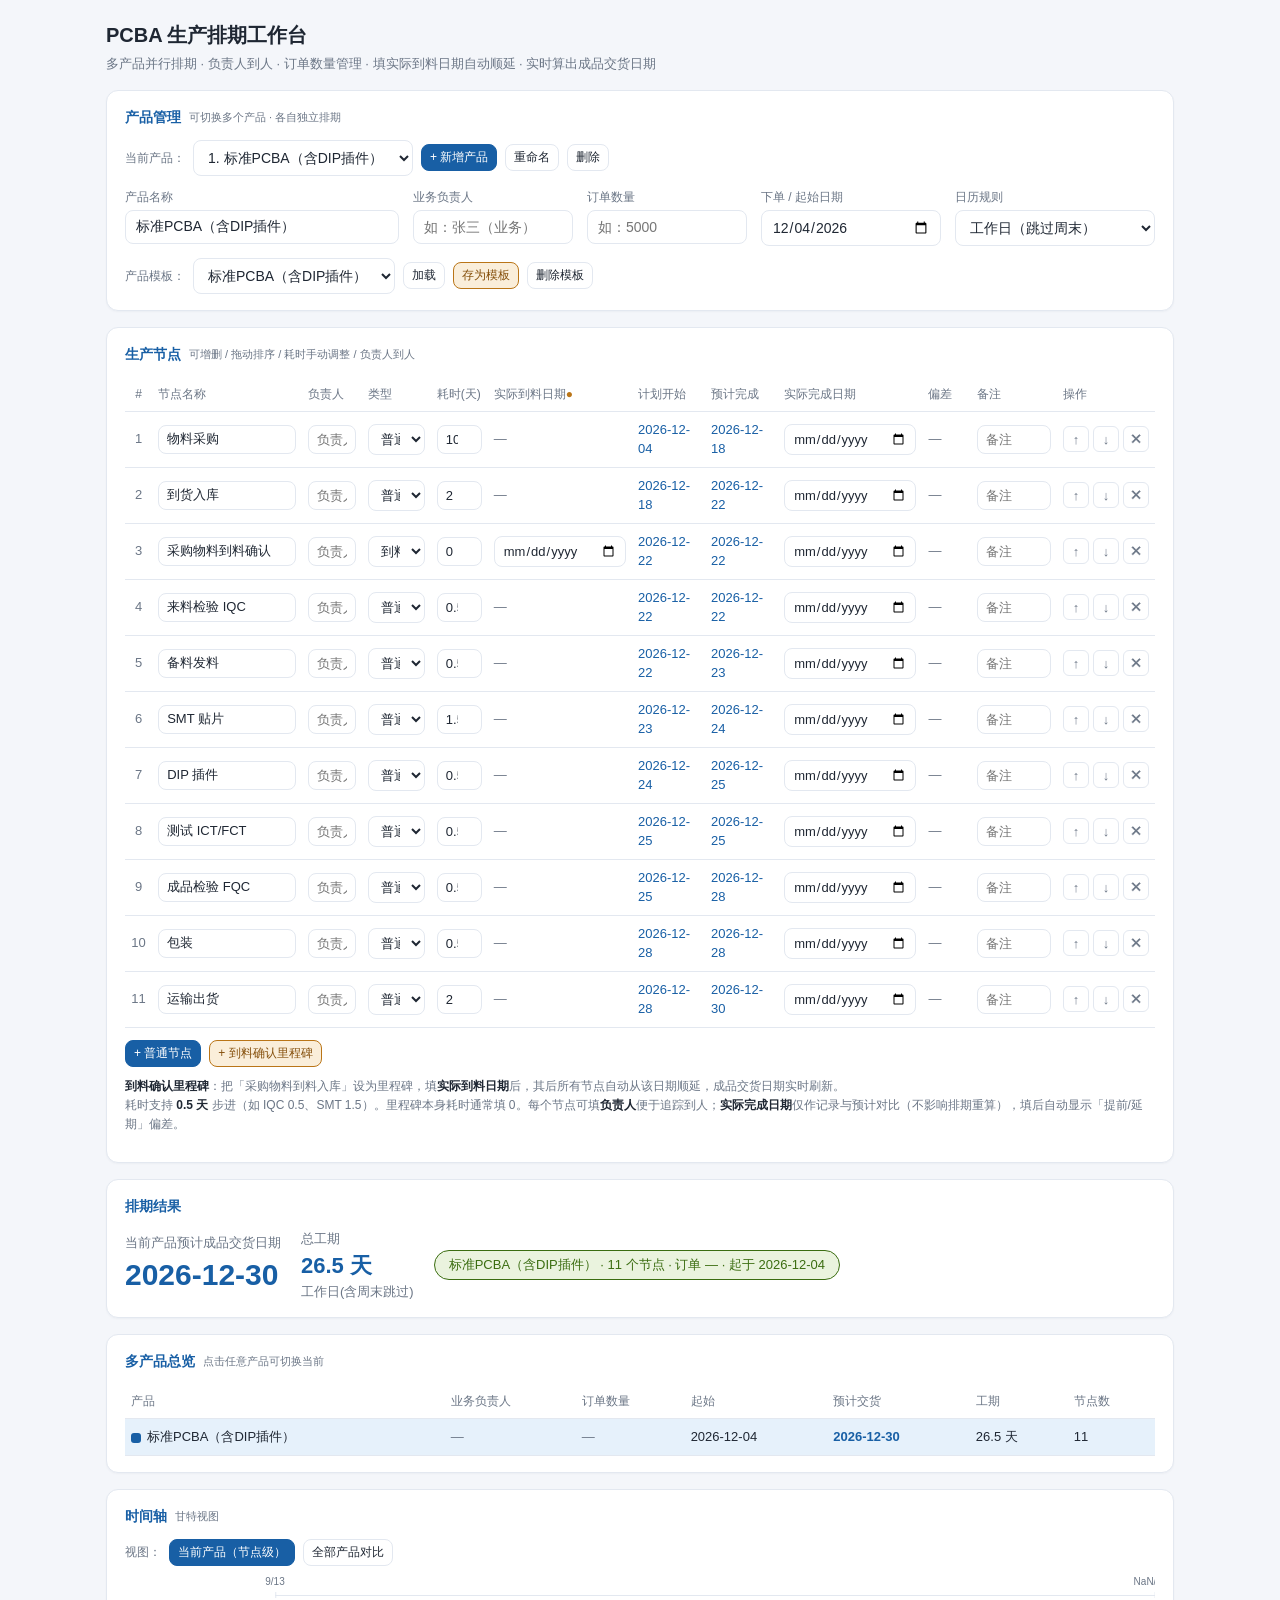
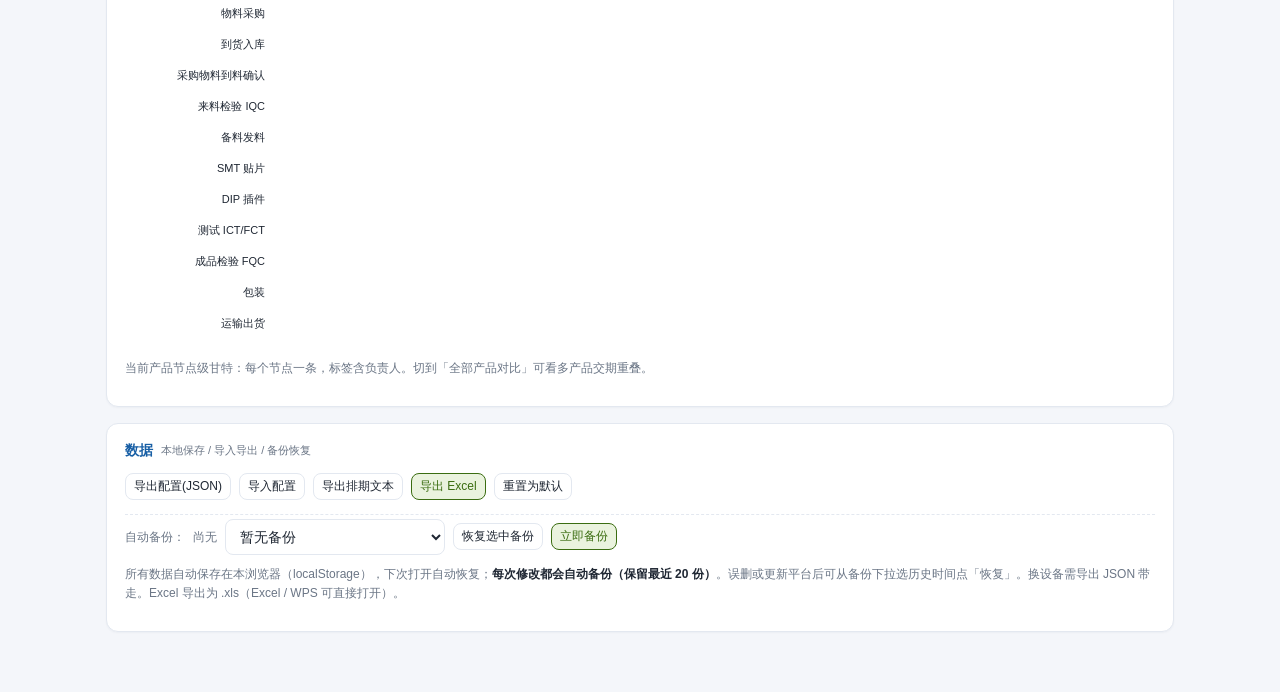
<file: PCBA排期工作台.html>
<!DOCTYPE html>
<html lang="zh-CN">
<head>
<meta charset="UTF-8">
<meta name="viewport" content="width=device-width, initial-scale=1.0">
<title>PCBA 生产排期工作台</title>
<style>
  :root{
    --bg:#F4F6FA; --card:#FFFFFF; --line:#E3E8F0; --text:#1f2733; --muted:#6b7686;
    --blue:#185FA5; --blue50:#E6F1FB; --amber:#BA7517; --amber50:#FAEEDA;
    --green:#3B6D11; --green50:#EAF3DE; --red:#A32D2D; --gray:#888780;
    --radius:12px;
  }
  *{box-sizing:border-box;}
  body{margin:0;font-family:-apple-system,"PingFang SC","Microsoft YaHei",Segoe UI,sans-serif;
    background:var(--bg);color:var(--text);font-size:14px;line-height:1.5;}
  .wrap{max-width:1100px;margin:0 auto;padding:20px 16px 60px;}
  header h1{font-size:20px;margin:0 0 4px;font-weight:600;}
  header p{margin:0;color:var(--muted);font-size:13px;}
  .card{background:var(--card);border:1px solid var(--line);border-radius:var(--radius);
    padding:16px 18px;margin-top:16px;box-shadow:0 1px 2px rgba(20,40,80,.04);}
  .card h2{font-size:14px;margin:0 0 12px;font-weight:600;color:var(--blue);
    display:flex;align-items:center;gap:8px;}
  .card h2 .tag{font-size:11px;font-weight:400;color:var(--muted);}
  .row{display:flex;flex-wrap:wrap;gap:14px;}
  .field{flex:1;min-width:160px;}
  .field label{display:block;font-size:12px;color:var(--muted);margin-bottom:4px;}
  input,select{width:100%;padding:8px 10px;border:1px solid var(--line);border-radius:8px;
    font-size:14px;background:#fff;color:var(--text);font-family:inherit;}
  input:focus,select:focus{outline:none;border-color:var(--blue);box-shadow:0 0 0 2px var(--blue50);}
  .btn{border:1px solid var(--line);background:#fff;color:var(--text);padding:8px 14px;
    border-radius:8px;cursor:pointer;font-size:13px;font-family:inherit;white-space:nowrap;}
  .btn:hover{border-color:var(--blue);color:var(--blue);}
  .btn-primary{background:var(--blue);color:#fff;border-color:var(--blue);}
  .btn-primary:hover{background:#0C447C;color:#fff;}
  .btn-sm{padding:4px 8px;font-size:12px;}
  .btn-amber{background:var(--amber50);border-color:var(--amber);color:#854F0B;}
  .btn-amber:hover{background:#FAC775;color:#412402;}
  .btn-green{background:var(--green50);border-color:var(--green);color:var(--green);}
  .btn-green:hover{background:#D6E8C2;color:var(--green);}
  .toolbar{display:flex;flex-wrap:wrap;gap:8px;margin-top:4px;align-items:center;}
  table{width:100%;border-collapse:collapse;font-size:13px;}
  th,td{padding:8px 6px;text-align:left;border-bottom:1px solid var(--line);vertical-align:middle;}
  th{font-size:12px;color:var(--muted);font-weight:500;}
  td input,td select{padding:6px 8px;font-size:13px;}
  .idx{width:28px;text-align:center;color:var(--muted);}
  .ms-badge{display:inline-block;background:var(--amber50);color:#854F0B;border:1px solid var(--amber);
    border-radius:6px;font-size:11px;padding:1px 6px;}
  .op{display:flex;gap:4px;}
  .op button{border:1px solid var(--line);background:#fff;border-radius:6px;cursor:pointer;
    width:26px;height:26px;font-size:13px;color:var(--muted);line-height:1;}
  .op button:hover{border-color:var(--blue);color:var(--blue);}
  .op .del:hover{border-color:var(--red);color:var(--red);}
  .calc{color:var(--blue);font-weight:500;font-variant-numeric:tabular-nums;}
  .result{display:flex;flex-wrap:wrap;gap:20px;align-items:center;}
  .result .big{font-size:30px;font-weight:600;color:var(--blue);font-variant-numeric:tabular-nums;}
  .result .sub{font-size:13px;color:var(--muted);}
  .result .pill{background:var(--green50);color:var(--green);border:1px solid var(--green);
    border-radius:20px;padding:4px 14px;font-size:13px;font-weight:500;}
  .gantt{overflow-x:auto;padding-bottom:6px;}
  .gantt-grid{position:relative;min-width:720px;}
  .gantt-axis{position:relative;height:22px;border-bottom:1px solid var(--line);margin-bottom:6px;margin-left:150px;}
  .gantt-tick{position:absolute;top:0;font-size:10px;color:var(--muted);transform:translateX(-50%);white-space:nowrap;}
  .gantt-tick::before{content:"";position:absolute;top:18px;left:50%;width:1px;height:6px;background:var(--line);}
  .gantt-bars{position:relative;margin-left:150px;}
  .gbar-row{position:relative;height:26px;margin-bottom:5px;}
  .gbar-label{position:absolute;left:-150px;top:3px;width:144px;font-size:11px;color:var(--text);z-index:3;
    background:rgba(255,255,255,.85);padding-right:4px;overflow:hidden;text-overflow:ellipsis;white-space:nowrap;text-align:right;}
  .gbar{position:absolute;top:4px;height:18px;border-radius:5px;min-width:3px;}
  .gbar.normal{background:var(--blue);}
  .gbar.ms{background:var(--amber);}
  .gbar.ms::after{content:"";position:absolute;right:-5px;top:50%;transform:translateY(-50%) rotate(45deg);
    width:9px;height:9px;background:var(--amber);border-radius:1px;}
  .gbar.done{background:var(--green) !important;}
  .gbar.done::before{content:"✓";position:absolute;left:4px;top:0;font-size:12px;color:#fff;font-weight:700;}
  .diff-early{color:var(--green);font-weight:600;}
  .diff-late{color:var(--red);font-weight:600;}
  .diff-ontime{color:var(--muted);}
  .gantt-view-switch{display:flex;flex-wrap:wrap;gap:8px;align-items:center;margin-bottom:8px;}
  .gantt-view-switch .btn.active{background:var(--blue);color:#fff;border-color:var(--blue);}
  .swatch{display:inline-block;width:10px;height:10px;border-radius:3px;margin-right:6px;vertical-align:middle;}
  .ov-table{width:100%;border-collapse:collapse;font-size:13px;}
  .ov-table th,.ov-table td{padding:8px 6px;border-bottom:1px solid var(--line);text-align:left;}
  .ov-table th{font-size:12px;color:var(--muted);font-weight:500;}
  .ov-table tr{cursor:pointer;}
  .ov-table tr:hover{background:var(--blue50);}
  .ov-table tr.active{background:var(--blue50);}
  .hint{font-size:12px;color:var(--muted);margin-top:10px;line-height:1.6;}
  .hint b{color:var(--text);font-weight:600;}
  .toast{position:fixed;bottom:24px;left:50%;transform:translateX(-50%);background:#1f2733;color:#fff;
    padding:10px 18px;border-radius:8px;font-size:13px;opacity:0;pointer-events:none;transition:opacity .25s;z-index:50;}
  .toast.show{opacity:1;}
  .sep{border-top:1px dashed var(--line);margin:14px 0 4px;}
  @media(max-width:640px){.field{min-width:120px;}.gbar-label{max-width:90px;}}
</style>
</head>
<body>
<div class="wrap">
  <header>
    <h1>PCBA 生产排期工作台</h1>
    <p>多产品并行排期 · 负责人到人 · 订单数量管理 · 填实际到料日期自动顺延 · 实时算出成品交货日期</p>
  </header>

  <div class="card">
    <h2>产品管理 <span class="tag">可切换多个产品 · 各自独立排期</span></h2>
    <div class="toolbar" style="margin-bottom:12px;">
      <label style="font-size:12px;color:var(--muted);margin:0;">当前产品：</label>
      <select id="productSelect" style="width:auto;min-width:220px;"></select>
      <button class="btn btn-sm btn-primary" id="addProduct">+ 新增产品</button>
      <button class="btn btn-sm" id="renameProduct">重命名</button>
      <button class="btn btn-sm" id="delProduct">删除</button>
    </div>
    <div class="row">
      <div class="field" style="min-width:200px;">
        <label>产品名称</label>
        <input id="product" type="text" placeholder="如：智能手表主板 V2">
      </div>
      <div class="field" style="max-width:160px;">
        <label>业务负责人</label>
        <input id="owner" type="text" placeholder="如：张三（业务）">
      </div>
      <div class="field" style="max-width:140px;">
        <label>订单数量</label>
        <input id="qty" type="number" min="0" step="1" placeholder="如：5000">
      </div>
      <div class="field" style="max-width:180px;">
        <label>下单 / 起始日期</label>
        <input id="startDate" type="date">
      </div>
      <div class="field" style="max-width:200px;">
        <label>日历规则</label>
        <select id="mode">
          <option value="workday">工作日（跳过周末）</option>
          <option value="natural">自然日（连续）</option>
        </select>
      </div>
    </div>
    <div class="toolbar" style="margin-top:12px;">
      <label style="font-size:12px;color:var(--muted);margin:0;">产品模板：</label>
      <select id="tplSelect" style="width:auto;min-width:200px;"></select>
      <button class="btn btn-sm" id="loadTpl">加载</button>
      <button class="btn btn-sm btn-amber" id="saveTpl">存为模板</button>
      <button class="btn btn-sm" id="delTpl">删除模板</button>
    </div>
  </div>

  <div class="card">
    <h2>生产节点 <span class="tag">可增删 / 拖动排序 / 耗时手动调整 / 负责人到人</span></h2>
    <div style="overflow-x:auto;">
    <table id="nodeTable">
      <thead>
        <tr>
          <th class="idx">#</th>
          <th style="min-width:150px;">节点名称</th>
          <th style="width:100px;">负责人</th>
          <th style="width:120px;">类型</th>
          <th style="width:90px;">耗时(天)</th>
          <th style="width:150px;">实际到料日期<span style="color:var(--amber);">●</span></th>
          <th style="width:110px;">计划开始</th>
          <th style="width:110px;">预计完成</th>
          <th style="width:150px;">实际完成日期</th>
          <th style="width:80px;">偏差</th>
          <th style="width:160px;">备注</th>
          <th style="width:90px;">操作</th>
        </tr>
      </thead>
      <tbody id="nodeBody"></tbody>
    </table>
    </div>
    <div class="toolbar" style="margin-top:12px;">
      <button class="btn btn-primary btn-sm" id="addNormal">+ 普通节点</button>
      <button class="btn btn-amber btn-sm" id="addMs">+ 到料确认里程碑</button>
    </div>
    <p class="hint">
      <b>到料确认里程碑</b>：把「采购物料到料入库」设为里程碑，填<b>实际到料日期</b>后，其后所有节点自动从该日期顺延，成品交货日期实时刷新。<br>
      耗时支持 <b>0.5 天</b> 步进（如 IQC 0.5、SMT 1.5）。里程碑本身耗时通常填 0。每个节点可填<b>负责人</b>便于追踪到人；<b>实际完成日期</b>仅作记录与预计对比（不影响排期重算），填后自动显示「提前/延期」偏差。
    </p>
  </div>

  <div class="card">
    <h2>排期结果</h2>
    <div class="result">
      <div>
        <div class="sub">当前产品预计成品交货日期</div>
        <div class="big" id="finalDate">—</div>
      </div>
      <div>
        <div class="sub">总工期</div>
        <div class="big" id="totalDays" style="font-size:22px;">—</div>
        <div class="sub" id="totalMode"></div>
      </div>
      <div class="pill" id="summary">—</div>
    </div>
  </div>

  <div class="card">
    <h2>多产品总览 <span class="tag">点击任意产品可切换当前</span></h2>
    <div style="overflow-x:auto;">
      <table class="ov-table">
        <thead>
          <tr>
            <th>产品</th>
            <th>业务负责人</th>
            <th>订单数量</th>
            <th>起始</th>
            <th>预计交货</th>
            <th>工期</th>
            <th>节点数</th>
          </tr>
        </thead>
        <tbody id="overviewBody"></tbody>
      </table>
    </div>
  </div>

  <div class="card">
    <h2>时间轴 <span class="tag">甘特视图</span></h2>
    <div class="gantt-view-switch">
      <span style="font-size:12px;color:var(--muted);">视图：</span>
      <button class="btn btn-sm active" id="ganttCurrent">当前产品（节点级）</button>
      <button class="btn btn-sm" id="ganttAll">全部产品对比</button>
    </div>
    <div class="gantt">
      <div class="gantt-grid" id="gantt">
        <div class="gantt-axis" id="ganttAxis"></div>
        <div class="gantt-bars" id="ganttBars"></div>
      </div>
    </div>
    <p class="hint" id="ganttHint"></p>
  </div>

  <div class="card">
    <h2>数据 <span class="tag">本地保存 / 导入导出 / 备份恢复</span></h2>
    <div class="toolbar">
      <button class="btn btn-sm" id="exportJson">导出配置(JSON)</button>
      <button class="btn btn-sm" id="importJson">导入配置</button>
      <input type="file" id="fileInput" accept=".json" style="display:none;">
      <button class="btn btn-sm" id="exportText">导出排期文本</button>
      <button class="btn btn-sm btn-green" id="exportExcel">导出 Excel</button>
      <button class="btn btn-sm" id="reset">重置为默认</button>
    </div>
    <div class="sep"></div>
    <div class="toolbar">
      <label style="font-size:12px;color:var(--muted);margin:0;">自动备份：</label>
      <span id="backupInfo" style="font-size:12px;color:var(--muted);"></span>
      <select id="backupSelect" style="width:auto;min-width:220px;"></select>
      <button class="btn btn-sm" id="restoreBackup">恢复选中备份</button>
      <button class="btn btn-sm btn-green" id="manualBackup">立即备份</button>
    </div>
    <p class="hint">所有数据自动保存在本浏览器（localStorage），下次打开自动恢复；<b>每次修改都会自动备份（保留最近 20 份）</b>。误删或更新平台后可从备份下拉选历史时间点「恢复」。换设备需导出 JSON 带走。Excel 导出为 .xls（Excel / WPS 可直接打开）。</p>
  </div>
</div>

<div class="toast" id="toast"></div>

<script>
(function(){
  "use strict";
  var DAY = 24*3600*1000;
  var LS_STATE = "pcba_scheduler_v2";
  var LS_TPL = "pcba_templates_v1";
  var LS_BACKUP = "pcba_backups_v1";
  var MAX_BACKUP = 20;
  var PALETTE = ["#185FA5","#BA7517","#3B6D11","#A32D2D","#6F42C1","#0E8C8C","#C2410C","#9333EA"];
  var GANT_VIEW = "current"; // "current" | "all"

  function todayStr(){
    var d = new Date();
    return fmt(d);
  }
  function fmt(d){
    var y=d.getFullYear(), m=d.getMonth()+1, day=d.getDate();
    return y+"-"+(m<10?"0"+m:m)+"-"+(day<10?"0"+day:day);
  }
  function parse(s){
    if(!s) return null;
    var p = s.split("-");
    return new Date(+p[0], +p[1]-1, +p[2]);
  }
  function isWeekend(d){ var w=d.getDay(); return w===0||w===6; }
  function startOfDay(d){ return new Date(d.getFullYear(),d.getMonth(),d.getDate()); }
  function maxDate(a,b){ return a>b?a:b; }
  function colorOf(i){ return PALETTE[i % PALETTE.length]; }

  // advance by duration (days, 0.5 granularity) from a date; workday mode skips weekends
  function advance(start, dur, workday){
    var n = new Date(start.getTime());
    var half = Math.round(dur*2); // number of half-days
    for(var i=0;i<half;i++){
      n = new Date(n.getTime() + 12*3600*1000);
      if(workday){
        while(isWeekend(n)){ n = startOfDay(n); n = new Date(n.getTime()+DAY); }
      }
    }
    return n;
  }

  var defaultTemplates = {
    "标准PCBA（含DIP插件）":[
      {name:"物料采购",type:"normal",duration:10},
      {name:"到货入库",type:"normal",duration:2},
      {name:"采购物料到料确认",type:"milestone",duration:0,actual:""},
      {name:"来料检验 IQC",type:"normal",duration:0.5},
      {name:"备料发料",type:"normal",duration:0.5},
      {name:"SMT 贴片",type:"normal",duration:1.5},
      {name:"DIP 插件",type:"normal",duration:0.5},
      {name:"测试 ICT/FCT",type:"normal",duration:0.5},
      {name:"成品检验 FQC",type:"normal",duration:0.5},
      {name:"包装",type:"normal",duration:0.5},
      {name:"运输出货",type:"normal",duration:2}
    ],
    "全SMT小板":[
      {name:"物料采购",type:"normal",duration:7},
      {name:"到货入库",type:"normal",duration:1},
      {name:"采购物料到料确认",type:"milestone",duration:0,actual:""},
      {name:"来料检验 IQC",type:"normal",duration:0.5},
      {name:"备料发料",type:"normal",duration:0.5},
      {name:"SMT 贴片",type:"normal",duration:1},
      {name:"测试 FCT",type:"normal",duration:0.5},
      {name:"成品检验 FQC",type:"normal",duration:0.5},
      {name:"包装",type:"normal",duration:0.5},
      {name:"运输出货",type:"normal",duration:1}
    ],
    "复杂板（含烧录组装）":[
      {name:"物料采购",type:"normal",duration:15},
      {name:"到货入库",type:"normal",duration:2},
      {name:"采购物料到料确认",type:"milestone",duration:0,actual:""},
      {name:"来料检验 IQC",type:"normal",duration:0.5},
      {name:"备料发料",type:"normal",duration:0.5},
      {name:"SMT 贴片",type:"normal",duration:2},
      {name:"DIP 插件",type:"normal",duration:1},
      {name:"测试 ICT/FCT",type:"normal",duration:1},
      {name:"软件烧录",type:"normal",duration:0.5},
      {name:"组装",type:"normal",duration:0.5},
      {name:"成品检验 FQC",type:"normal",duration:0.5},
      {name:"包装",type:"normal",duration:0.5},
      {name:"运输出货",type:"normal",duration:3}
    ]
  };

  function loadTemplates(){
    var raw = localStorage.getItem(LS_TPL);
    var t = {};
    if(raw){ try{ t = JSON.parse(raw); }catch(e){ t={}; } }
    for(var k in defaultTemplates){ if(!(k in t)) t[k]=defaultTemplates[k]; }
    return t;
  }
  function saveTemplates(t){ localStorage.setItem(LS_TPL, JSON.stringify(t)); }

  var uid = 1;
  function nextId(){ return Date.now()+ (uid++); }

  function nodesFromTpl(tpl){
    return tpl.map(function(n,i){
      return {id:i+1, name:n.name, type:n.type, duration:n.duration, actual:n.actual||"", actualDone:"", remark:"", owner:""};
    });
  }

  // ---- normalization: fill missing fields so old/partial data always works ----
  function normalizeNode(n){
    n = n || {};
    return {
      id: (n.id!==undefined && n.id!==null) ? n.id : nextId(),
      name: n.name || "节点",
      type: n.type==="milestone" ? "milestone" : "normal",
      duration: (typeof n.duration==="number") ? n.duration : (parseFloat(n.duration)||0),
      actual: n.actual || "",
      actualDone: n.actualDone || "",
      remark: n.remark || "",
      owner: n.owner || ""
    };
  }
  function normalizeProduct(p){
    p = p || {};
    return {
      id: (p.id!==undefined && p.id!==null) ? p.id : nextId(),
      name: p.name || p.product || "未命名产品",
      owner: p.owner || "",
      qty: (p.qty!==undefined && p.qty!==null && p.qty!=="") ? p.qty : "",
      startDate: p.startDate || todayStr(),
      mode: p.mode==="natural" ? "natural" : "workday",
      nodes: (p.nodes || []).map(normalizeNode)
    };
  }

  function defaultProducts(){
    return [{
      id: nextId(),
      name:"标准PCBA（含DIP插件）",
      owner:"",
      qty:"",
      startDate: todayStr(),
      mode:"workday",
      nodes: nodesFromTpl(defaultTemplates["标准PCBA（含DIP插件）"])
    }];
  }

  function loadProducts(){
    var raw = localStorage.getItem(LS_STATE);
    if(raw){ try{
      var s = JSON.parse(raw);
      if(Array.isArray(s) && s.length){ return s.map(normalizeProduct); }
      if(s && (s.nodes || s.product)){ return [normalizeProduct(s)]; }
    }catch(e){} }
    return defaultProducts();
  }
  function saveProducts(){
    localStorage.setItem(LS_STATE, JSON.stringify(products));
    backupNow(false);
  }

  var products = loadProducts();
  var activeId = products[0].id;

  function activeIndex(){ for(var i=0;i<products.length;i++){ if(products[i].id===activeId) return i; } return 0; }
  function active(){ return products[activeIndex()]; }

  // ---- backups ----
  function loadBackups(){
    var raw = localStorage.getItem(LS_BACKUP);
    var a=[]; if(raw){ try{ a=JSON.parse(raw); }catch(e){} }
    return Array.isArray(a)?a:[];
  }
  function saveBackups(a){ localStorage.setItem(LS_BACKUP, JSON.stringify(a)); }
  var lastBackupJSON="";
  function backupNow(force){
    var cur = JSON.stringify(products);
    if(!force && cur===lastBackupJSON) return; // 无变化不重复备份
    lastBackupJSON = cur;
    var a = loadBackups();
    a.push({ t: Date.now(), activeId: activeId, data: JSON.parse(cur) });
    if(a.length>MAX_BACKUP) a = a.slice(a.length-MAX_BACKUP);
    saveBackups(a);
    updateBackupUI();
  }
  function updateBackupUI(){
    var a = loadBackups();
    var sel = document.getElementById("backupSelect");
    if(!sel) return;
    sel.innerHTML="";
    if(!a.length){
      var o=document.createElement("option"); o.textContent="暂无备份"; sel.appendChild(o);
    }
    a.slice().reverse().forEach(function(b){
      var o=document.createElement("option"); o.value=b.t;
      o.textContent = fmt(new Date(b.t))+" "+new Date(b.t).toLocaleTimeString()+"（"+(b.data?b.data.length:0)+"个产品）";
      sel.appendChild(o);
    });
    document.getElementById("backupInfo").textContent =
      a.length ? ("共 "+a.length+" 份，最新："+fmt(new Date(a[a.length-1].t))+" "+new Date(a[a.length-1].t).toLocaleTimeString())
               : "尚无";
  }

  // ---- compute schedule for one product ----
  function compute(prod){
    var start = parse(prod.startDate) || new Date();
    var workday = prod.mode === "workday";
    var cursor = new Date(start.getTime());
    var rows = [];
    prod.nodes.forEach(function(nd){
      if(nd.type==="milestone" && nd.actual){
        var ad = parse(nd.actual);
        if(ad) cursor = maxDate(cursor, ad);
      }
      var s = new Date(cursor.getTime());
      var e = advance(cursor, nd.duration, workday);
      rows.push({name:nd.name,type:nd.type,start:s,end:e,duration:nd.duration,owner:nd.owner||""});
      cursor = new Date(e.getTime());
    });
    return {start:start, rows:rows, final:cursor};
  }

  function escapeAttr(s){ return (s==null?"":String(s)).replace(/&/g,"&amp;").replace(/"/g,"&quot;").replace(/</g,"&lt;"); }
  function escHtml(s){ return (s==null?"":String(s)).replace(/&/g,"&amp;").replace(/</g,"&lt;").replace(/>/g,"&gt;"); }

  // ---- render ----
  function render(){
    var cur = active();
    document.getElementById("product").value = cur.name||"";
    document.getElementById("owner").value = cur.owner||"";
    document.getElementById("qty").value = (cur.qty===undefined?"":cur.qty);
    document.getElementById("startDate").value = cur.startDate||"";
    document.getElementById("mode").value = cur.mode||"workday";

    var body = document.getElementById("nodeBody");
    body.innerHTML = "";
    cur.nodes.forEach(function(nd,idx){
      var tr = document.createElement("tr");
      var isMs = nd.type==="milestone";
      tr.innerHTML =
        '<td class="idx">'+(idx+1)+'</td>'+
        '<td><input data-i="'+idx+'" data-k="name" type="text" value="'+escapeAttr(nd.name)+'"></td>'+
        '<td><input data-i="'+idx+'" data-k="owner" type="text" placeholder="负责人" value="'+escapeAttr(nd.owner||"")+'"></td>'+
        '<td><select data-i="'+idx+'" data-k="type">'+
          '<option value="normal"'+(!isMs?" selected":"")+'>普通节点</option>'+
          '<option value="milestone"'+(isMs?" selected":"")+'>到料确认里程碑</option>'+
        '</select></td>'+
        '<td><input data-i="'+idx+'" data-k="duration" type="number" min="0" step="0.5" value="'+nd.duration+'"></td>'+
        '<td>'+(isMs
          ? '<input data-i="'+idx+'" data-k="actual" type="date" value="'+nd.actual+'">'
          : '<span style="color:var(--muted);">—</span>')+'</td>'+
        '<td class="calc" data-start="'+idx+'">—</td>'+
        '<td class="calc" data-end="'+idx+'">—</td>'+
        '<td><input data-i="'+idx+'" data-k="actualDone" type="date" value="'+nd.actualDone+'"></td>'+
        '<td class="calc diff-ontime" data-diff="'+idx+'">—</td>'+
        '<td><input data-i="'+idx+'" data-k="remark" type="text" placeholder="备注" value="'+escapeAttr(nd.remark||"")+'"></td>'+
        '<td><div class="op">'+
          '<button class="up" data-i="'+idx+'" title="上移">↑</button>'+
          '<button class="down" data-i="'+idx+'" title="下移">↓</button>'+
          '<button class="del" data-i="'+idx+'" title="删除">✕</button>'+
        '</div></td>';
      body.appendChild(tr);
    });

    updateComputed();
  }

  // update only the calculated cells + result + overview + gantt (does NOT rebuild inputs, keeps focus)
  function updateComputed(){
    var cur = active();
    var res = compute(cur);
    var body = document.getElementById("nodeBody");
    res.rows.forEach(function(r,idx){
      var sc = body.querySelector('[data-start="'+idx+'"]');
      var ec = body.querySelector('[data-end="'+idx+'"]');
      if(sc) sc.textContent = fmt(r.start);
      if(ec) ec.textContent = fmt(r.end);
      var nd = cur.nodes[idx];
      var dc = body.querySelector('[data-diff="'+idx+'"]');
      if(dc){
        if(nd.actualDone){
          var ad = parse(nd.actualDone);
          var diff = Math.round((ad - r.end)/DAY*10)/10;
          if(diff>0){ dc.className="calc diff-late"; dc.textContent="延期 "+diff+"天"; }
          else if(diff<0){ dc.className="calc diff-early"; dc.textContent="提前 "+(-diff)+"天"; }
          else { dc.className="calc diff-ontime"; dc.textContent="准点"; }
        } else { dc.className="calc diff-ontime"; dc.textContent="—"; }
      }
    });

    document.getElementById("finalDate").textContent = fmt(res.final);
    var spanDays = Math.round((res.final - res.start)/DAY*10)/10;
    var spanLabel = cur.mode==="workday" ? "工作日(含周末跳过)" : "自然日(连续)";
    document.getElementById("totalDays").textContent = spanDays + " 天";
    document.getElementById("totalMode").textContent = spanLabel;
    document.getElementById("summary").textContent =
      cur.name + " · " + cur.nodes.length + " 个节点 · 订单 " + (cur.qty||"—") + " · 起于 " + fmt(res.start);

    renderOverview();
    renderGantt();
  }

  function renderOverview(){
    var tb = document.getElementById("overviewBody");
    tb.innerHTML = "";
    products.forEach(function(p,pi){
      var r = compute(p);
      var span = Math.round((r.final - r.start)/DAY*10)/10;
      var tr = document.createElement("tr");
      if(p.id===activeId) tr.className = "active";
      tr.innerHTML =
        '<td><span class="swatch" style="background:'+colorOf(pi)+'"></span>'+escapeAttr(p.name||"未命名")+'</td>'+
        '<td>'+(p.owner?escapeAttr(p.owner):'<span style="color:var(--muted);">—</span>')+'</td>'+
        '<td>'+(p.qty?escapeAttr(p.qty):'<span style="color:var(--muted);">—</span>')+'</td>'+
        '<td>'+fmt(r.start)+'</td>'+
        '<td style="font-weight:600;color:var(--blue);">'+fmt(r.final)+'</td>'+
        '<td>'+span+' 天</td>'+
        '<td>'+p.nodes.length+'</td>';
      tr.onclick = function(){
        activeId = p.id; saveProducts(); refreshProductSelect(); render();
        toast("已切换到："+(p.name||""));
      };
      tb.appendChild(tr);
    });
  }

  function renderGantt(){
    var axis = document.getElementById("ganttAxis");
    var bars = document.getElementById("ganttBars");
    axis.innerHTML=""; bars.innerHTML="";
    var list = (GANT_VIEW==="all") ? products : [active()];
    var comps = list.map(function(p){ return {p:p, r:compute(p)}; });
    if(!comps.length) return;

    var start = comps.reduce(function(m,c){ var s=startOfDay(c.r.start); return m<s?s:m; }, new Date(8640000000000000));
    var end = comps.reduce(function(m,c){ var e=startOfDay(c.r.final); return m>e?e:m; }, new Date(-8640000000000000));
    var total = Math.max(1, Math.round((end-start)/DAY))+1;
    var pctPerDay = 100/total;

    var step = total>40?7:(total>20?5:(total>10?3:2));
    for(var d=0; d<=total; d+=step){
      var t = document.createElement("div");
      t.className="gantt-tick";
      t.style.left = (d*pctPerDay)+"%";
      var dt = new Date(start.getTime()+d*DAY);
      t.textContent = (dt.getMonth()+1)+"/"+dt.getDate();
      axis.appendChild(t);
    }

    comps.forEach(function(c,pi){
      var color = colorOf(pi);
      if(GANT_VIEW==="all"){
        // one swimlane per product: a translucent band + milestone markers
        var row = document.createElement("div");
        row.className="gbar-row";
        var label = document.createElement("div");
        label.className="gbar-label";
        label.innerHTML = '<span class="swatch" style="background:'+color+'"></span>'+escapeAttr(c.p.name||"未命名")+
          (c.p.owner?'（'+escapeAttr(c.p.owner)+'）':'');
        row.appendChild(label);

        var sd = Math.round((startOfDay(c.r.start)-start)/DAY);
        var ed = Math.round((startOfDay(c.r.final)-start)/DAY);
        var band = document.createElement("div");
        band.className="gbar";
        band.style.background = color;
        band.style.opacity = "0.32";
        band.style.left = (sd*pctPerDay)+"%";
        band.style.width = Math.max(0.8,(ed-sd)*pctPerDay)+"%";
        band.title = (c.p.name||"")+" · 业务负责人："+(c.p.owner||"—")+(c.p.qty?(" · 订单："+c.p.qty):"")+" · 交货 "+fmt(c.r.final);
        row.appendChild(band);

        c.p.nodes.forEach(function(nd,ni){
          if(nd.type==="milestone"){
            var msd = startOfDay(c.r.rows[ni].start);
            var mpos = Math.round((msd-start)/DAY);
            var tri = document.createElement("div");
            tri.className="gbar ms";
            tri.style.background = color;
            tri.style.left = (mpos*pctPerDay)+"%";
            tri.title = (nd.name||"")+": "+fmt(msd)+(nd.owner?" · "+nd.owner:"");
            row.appendChild(tri);
          }
        });
        bars.appendChild(row);
      } else {
        // current product: node-level rows
        c.r.rows.forEach(function(r,ri){
          var row = document.createElement("div");
          row.className="gbar-row";
          var label = document.createElement("div");
          label.className="gbar-label";
          var done = c.p.nodes[ri] && c.p.nodes[ri].actualDone;
          label.textContent = r.name + (r.owner?(" · "+r.owner):"") + (done?" ✓":"");
          row.appendChild(label);
          var sd = Math.round((startOfDay(r.start)-start)/DAY);
          var ed = Math.round((startOfDay(r.end)-start)/DAY);
          var bar = document.createElement("div");
          var doneCls = (r.type!=="milestone" && done) ? " done" : "";
          bar.className = "gbar " + (r.type==="milestone"?"ms":"normal") + doneCls;
          bar.style.left = (sd*pctPerDay)+"%";
          bar.style.width = Math.max(0.8,(ed-sd)*pctPerDay)+"%";
          if(done) bar.title = "实际完成：" + done;
          row.appendChild(bar);
          bars.appendChild(row);
        });
      }
    });

    document.getElementById("ganttHint").innerHTML = (GANT_VIEW==="all")
      ? "全部产品并排对比：每条泳道代表一个产品（色带=总工期，<span style='color:var(--amber)'>◆</span>=到料里程碑）。横向重叠区即排期冲突/并行时段。"
      : "当前产品节点级甘特：每个节点一条，标签含负责人。切到「全部产品对比」可看多产品交期重叠。";
  }

  // ---- product management ----
  function refreshProductSelect(){
    var sel = document.getElementById("productSelect");
    sel.innerHTML="";
    products.forEach(function(p,idx){
      var o=document.createElement("option");
      o.value=p.id;
      o.textContent = (idx+1)+". "+(p.name||"未命名")+(p.owner?"（"+p.owner+"）":"");
      sel.appendChild(o);
    });
    sel.value = activeId;
  }

  document.getElementById("productSelect").addEventListener("change", function(e){
    activeId = e.target.value; saveProducts(); render();
  });
  document.getElementById("addProduct").onclick = function(){
    var tpl = defaultTemplates["标准PCBA（含DIP插件）"];
    var p = {
      id: nextId(),
      name: "新产品 "+(products.length+1),
      owner: "",
      qty: "",
      startDate: todayStr(),
      mode: "workday",
      nodes: nodesFromTpl(tpl)
    };
    products.push(p); activeId = p.id; saveProducts(); refreshProductSelect(); render();
    toast("已新增产品："+p.name);
  };
  document.getElementById("renameProduct").onclick = function(){
    var name = prompt("产品名称：", active().name||"");
    if(!name) return;
    active().name = name; saveProducts(); refreshProductSelect(); render(); toast("已重命名");
  };
  document.getElementById("delProduct").onclick = function(){
    if(products.length<=1){ toast("至少保留一个产品"); return; }
    if(!confirm("删除当前产品「"+(active().name||"")+"」？其排期将一并删除。")) return;
    var idx = activeIndex();
    products.splice(idx,1);
    activeId = products[Math.max(0,idx-1)].id;
    saveProducts(); refreshProductSelect(); render(); toast("已删除");
  };

  document.getElementById("product").addEventListener("input",function(e){ active().name=e.target.value; saveProducts(); refreshProductSelect(); renderOverview(); });
  document.getElementById("owner").addEventListener("input",function(e){ active().owner=e.target.value; saveProducts(); renderOverview(); refreshProductSelect(); renderGantt(); });
  document.getElementById("qty").addEventListener("input",function(e){ active().qty=e.target.value; saveProducts(); renderOverview(); });
  document.getElementById("startDate").addEventListener("change",function(e){ active().startDate=e.target.value; saveProducts(); render(); });
  document.getElementById("mode").addEventListener("change",function(e){ active().mode=e.target.value; saveProducts(); render(); });

  // ---- node events ----
  // text inputs: update data only, DO NOT rebuild the table (keeps IME composition / focus)
  document.getElementById("nodeBody").addEventListener("input", function(e){
    var t = e.target;
    var i = t.getAttribute("data-i");
    var k = t.getAttribute("data-k");
    if(i===null||k===null) return;
    i = +i;
    var nd = active().nodes[i];
    if(k==="duration"){ nd.duration = parseFloat(t.value)||0; saveProducts(); updateComputed(); }
    else if(k==="name"){ nd.name = t.value; saveProducts(); refreshProductSelect(); renderOverview(); }
    else if(k==="owner"){ nd.owner = t.value; saveProducts(); refreshProductSelect(); renderOverview(); renderGantt(); }
    else if(k==="remark"){ nd.remark = t.value; saveProducts(); }
    else { nd[k] = t.value; saveProducts(); }
  });
  // date / type changes: structural or compute-affecting
  document.getElementById("nodeBody").addEventListener("change", function(e){
    var t=e.target; var i=t.getAttribute("data-i"); var k=t.getAttribute("data-k");
    if(i===null||k===null) return;
    i=+i;
    var nd=active().nodes[i];
    if(k==="type"){
      nd.type = t.value;
      if(t.value==="milestone" && !nd.actual) nd.actual="";
      saveProducts(); render();
    } else if(k==="actual"){
      nd.actual = t.value; saveProducts(); updateComputed();
    } else if(k==="actualDone"){
      nd.actualDone = t.value; saveProducts(); updateComputed();
    } else if(k==="duration"){
      nd.duration = parseFloat(t.value)||0; saveProducts(); updateComputed();
    }
  });
  document.getElementById("nodeBody").addEventListener("click", function(e){
    var b = e.target.closest("button"); if(!b) return;
    var i = +b.getAttribute("data-i");
    var nodes = active().nodes;
    if(b.classList.contains("del")){
      nodes.splice(i,1);
    } else if(b.classList.contains("up") && i>0){
      var tmp=nodes[i-1]; nodes[i-1]=nodes[i]; nodes[i]=tmp;
    } else if(b.classList.contains("down") && i<nodes.length-1){
      var tmp2=nodes[i+1]; nodes[i+1]=nodes[i]; nodes[i]=tmp2;
    } else { return; }
    saveProducts(); render();
  });

  document.getElementById("addNormal").onclick = function(){
    active().nodes.push({id:nextId(),name:"新节点",type:"normal",duration:1,actual:"",actualDone:"",remark:"",owner:""});
    saveProducts(); render();
  };
  document.getElementById("addMs").onclick = function(){
    active().nodes.push({id:nextId(),name:"到料确认里程碑",type:"milestone",duration:0,actual:"",actualDone:"",remark:"",owner:""});
    saveProducts(); render();
  };

  // ---- templates ----
  function refreshTplSelect(){
    var sel = document.getElementById("tplSelect");
    var t = loadTemplates();
    sel.innerHTML="";
    Object.keys(t).forEach(function(k){
      var o=document.createElement("option"); o.value=k; o.textContent=k; sel.appendChild(o);
    });
  }
  document.getElementById("loadTpl").onclick = function(){
    var name = document.getElementById("tplSelect").value;
    var t = loadTemplates();
    if(!t[name]) return;
    active().nodes = nodesFromTpl(t[name]);
    active().name = name;
    saveProducts(); refreshProductSelect(); render(); toast("已加载模板："+name);
  };
  document.getElementById("saveTpl").onclick = function(){
    var name = prompt("模板名称：", active().name||"我的产品");
    if(!name) return;
    var t = loadTemplates();
    t[name] = active().nodes.map(function(n){ return {name:n.name,type:n.type,duration:n.duration,actual:n.actual||"",actualDone:n.actualDone||"",remark:n.remark||"",owner:n.owner||""}; });
    saveTemplates(t); refreshTplSelect();
    document.getElementById("tplSelect").value = name;
    toast("已保存模板："+name);
  };
  document.getElementById("delTpl").onclick = function(){
    var name = document.getElementById("tplSelect").value;
    var t = loadTemplates();
    if(!(name in t)) return;
    if(!confirm("删除模板「"+name+"」？")) return;
    delete t[name]; saveTemplates(t); refreshTplSelect(); toast("已删除模板："+name);
  };

  // ---- gantt view switch ----
  document.getElementById("ganttCurrent").onclick = function(){
    GANT_VIEW="current"; this.classList.add("active");
    document.getElementById("ganttAll").classList.remove("active"); renderGantt();
  };
  document.getElementById("ganttAll").onclick = function(){
    GANT_VIEW="all"; this.classList.add("active");
    document.getElementById("ganttCurrent").classList.remove("active"); renderGantt();
  };

  // ---- data ops ----
  document.getElementById("exportJson").onclick = function(){
    var blob = new Blob([JSON.stringify(products,null,2)],{type:"application/json"});
    download(blob, "PCBA多产品排期.json");
  };
  document.getElementById("importJson").onclick = function(){ document.getElementById("fileInput").click(); };
  document.getElementById("fileInput").addEventListener("change",function(e){
    var f=e.target.files[0]; if(!f) return;
    var rd=new FileReader();
    rd.onload=function(){
      try{
        var s=JSON.parse(rd.result);
        var arr;
        if(Array.isArray(s)) arr=s;
        else if(s && s.products) arr=s.products;
        else if(s && (s.nodes||s.product)) arr=[s];
        else throw 0;
        arr = arr.map(normalizeProduct);
        products=arr; activeId=products[0].id;
        saveProducts(); refreshProductSelect(); render(); toast("导入成功");
      }catch(err){ toast("导入失败：文件格式不正确"); }
    };
    rd.readAsText(f); e.target.value="";
  });

  // 导出 Excel（.xls，Excel / WPS 可直接打开，纯本地无依赖）
  document.getElementById("exportExcel").onclick = function(){
    var tables = [];
    // 总览表
    var ov = '<table border="1" cellspacing="0"><tr style="background:#E6F1FB;font-weight:bold">'+
      '<td>产品</td><td>业务负责人</td><td>订单数量</td><td>起始日期</td><td>预计交货日期</td><td>总工期(天)</td><td>节点数</td></tr>';
    products.forEach(function(p){
      var r=compute(p);
      var span=Math.round((r.final-r.start)/DAY*10)/10;
      ov+='<tr><td>'+escHtml(p.name)+'</td><td>'+escHtml(p.owner||"")+'</td><td>'+escHtml(p.qty||"")+'</td><td>'+fmt(r.start)+'</td><td>'+fmt(r.final)+'</td><td>'+span+'</td><td>'+p.nodes.length+'</td></tr>';
    });
    ov+='</table><br>';
    // 节点明细表
    var dt='<table border="1" cellspacing="0"><tr style="background:#E6F1FB;font-weight:bold">'+
      '<td>产品</td><td>业务负责人</td><td>订单数量</td><td>节点名称</td><td>负责人</td><td>类型</td>'+
      '<td>耗时(天)</td><td>实际到料日期</td><td>计划开始</td><td>预计完成</td><td>实际完成日期</td><td>偏差</td><td>备注</td></tr>';
    products.forEach(function(p){
      var r=compute(p);
      r.rows.forEach(function(rw,i){
        var n=p.nodes[i];
        var diffTxt="";
        if(n.actualDone){ var ad=parse(n.actualDone); var d=Math.round((ad-rw.end)/DAY*10)/10;
          diffTxt = d>0?("延期 "+d+"天"):(d<0?("提前 "+(-d)+"天"):"准点"); }
        dt+='<tr><td>'+escHtml(p.name)+'</td><td>'+escHtml(p.owner||"")+'</td><td>'+escHtml(p.qty||"")+
          '</td><td>'+escHtml(rw.name)+'</td><td>'+escHtml(n.owner||"")+'</td><td>'+(rw.type==="milestone"?"到料确认里程碑":"普通节点")+
          '</td><td>'+rw.duration+'</td><td>'+(n.actual||"")+'</td><td>'+fmt(rw.start)+'</td><td>'+fmt(rw.end)+'</td><td>'+(n.actualDone||"")+
          '</td><td>'+diffTxt+'</td><td>'+escHtml(n.remark||"")+'</td></tr>';
      });
    });
    dt+='</table>';
    var html='<html xmlns:o="urn:schemas-microsoft-com:office:office" xmlns:x="urn:schemas-microsoft-com:office:excel">'+
      '<head><meta charset="UTF-8"><title>PCBA 多产品排期</title></head><body>'+
      '<h3>PCBA 多产品生产排期表（导出 '+fmt(new Date())+'）</h3>'+ov+dt+'</body></html>';
    var blob=new Blob(["\ufeff"+html],{type:"application/vnd.ms-excel;charset=utf-8"});
    download(blob,"PCBA多产品排期.xls");
    toast("已导出 Excel（.xls）");
  };

  document.getElementById("exportText").onclick = function(){
    var lines=[];
    lines.push("PCBA 多产品生产排期表");
    lines.push("导出时间："+fmt(new Date()));
    lines.push("================================");
    products.forEach(function(p,pi){
      var r=compute(p);
      lines.push("");
      lines.push("【"+(pi+1)+"】"+(p.name||"未命名")+"  业务负责人："+(p.owner||"—")+(p.qty?("  订单数量："+p.qty):""));
      lines.push("起始日期："+fmt(r.start)+"（"+(p.mode==="workday"?"工作日":"自然日")+"）");
      r.rows.forEach(function(rw,i){
        var n=p.nodes[i];
        lines.push("  "+(i+1)+". "+rw.name+"  ["+(rw.type==="milestone"?"到料里程碑":"普通")+"]"+(rw.owner?" @"+rw.owner:"")+(n.remark?" ("+n.remark+")":""));
        lines.push("      计划："+fmt(rw.start)+" → "+fmt(rw.end)+"  ("+rw.duration+"天)"+(n.actualDone?("  实际完成："+n.actualDone):""));
      });
      var span=Math.round((r.final-r.start)/DAY*10)/10;
      lines.push("  >> 预计成品交货日期："+fmt(r.final)+"  总工期："+span+" 天");
    });
    var blob=new Blob([lines.join("\n")],{type:"text/plain"});
    download(blob,"PCBA多产品排期.txt");
  };
  document.getElementById("reset").onclick = function(){
    if(!confirm("重置为默认（仅保留一个标准产品）？当前所有产品与修改将丢失（仍可从备份恢复）。")) return;
    products=defaultProducts(); activeId=products[0].id;
    saveProducts(); refreshProductSelect(); render(); toast("已重置");
  };

  // ---- backup / restore ----
  document.getElementById("restoreBackup").onclick = function(){
    var sel=document.getElementById("backupSelect");
    var ts=sel.value;
    if(!ts || sel.options.length===0 || sel.options[0].textContent==="暂无备份"){ toast("没有可恢复的备份"); return; }
    var a=loadBackups();
    var b=null;
    for(var i=0;i<a.length;i++){ if(String(a[i].t)===String(ts)){ b=a[i]; break; } }
    if(!b){ toast("备份不存在"); return; }
    if(!confirm("恢复到 "+fmt(new Date(b.t))+" 的备份？当前未备份的数据将被覆盖（可再次恢复回来）。")) return;
    // 先备份当前状态，便于反悔
    backupNow(true);
    var restored = b.data.map(normalizeProduct);
    products = restored;
    activeId = (b.activeId!==undefined && restored.some(function(p){return p.id===b.activeId;})) ? b.activeId : restored[0].id;
    saveProducts(); refreshProductSelect(); render();
    toast("已恢复备份："+fmt(new Date(b.t)));
  };
  document.getElementById("manualBackup").onclick = function(){
    backupNow(true); toast("已立即备份");
  };

  function download(blob, filename){
    var url=URL.createObjectURL(blob);
    var a=document.createElement("a"); a.href=url; a.download=filename;
    document.body.appendChild(a); a.click(); document.body.removeChild(a);
    setTimeout(function(){URL.revokeObjectURL(url);},1000);
  }

  var toastTimer=null;
  function toast(msg){
    var el=document.getElementById("toast"); el.textContent=msg; el.classList.add("show");
    clearTimeout(toastTimer); toastTimer=setTimeout(function(){el.classList.remove("show");},1800);
  }

  // 每 5 分钟自动备份一次（仅数据变化时落盘）
  setInterval(function(){ backupNow(false); }, 5*60*1000);

  // init
  refreshProductSelect();
  refreshTplSelect();
  updateBackupUI();
  render();
})();
</script>
</body>
</html>
</file>
